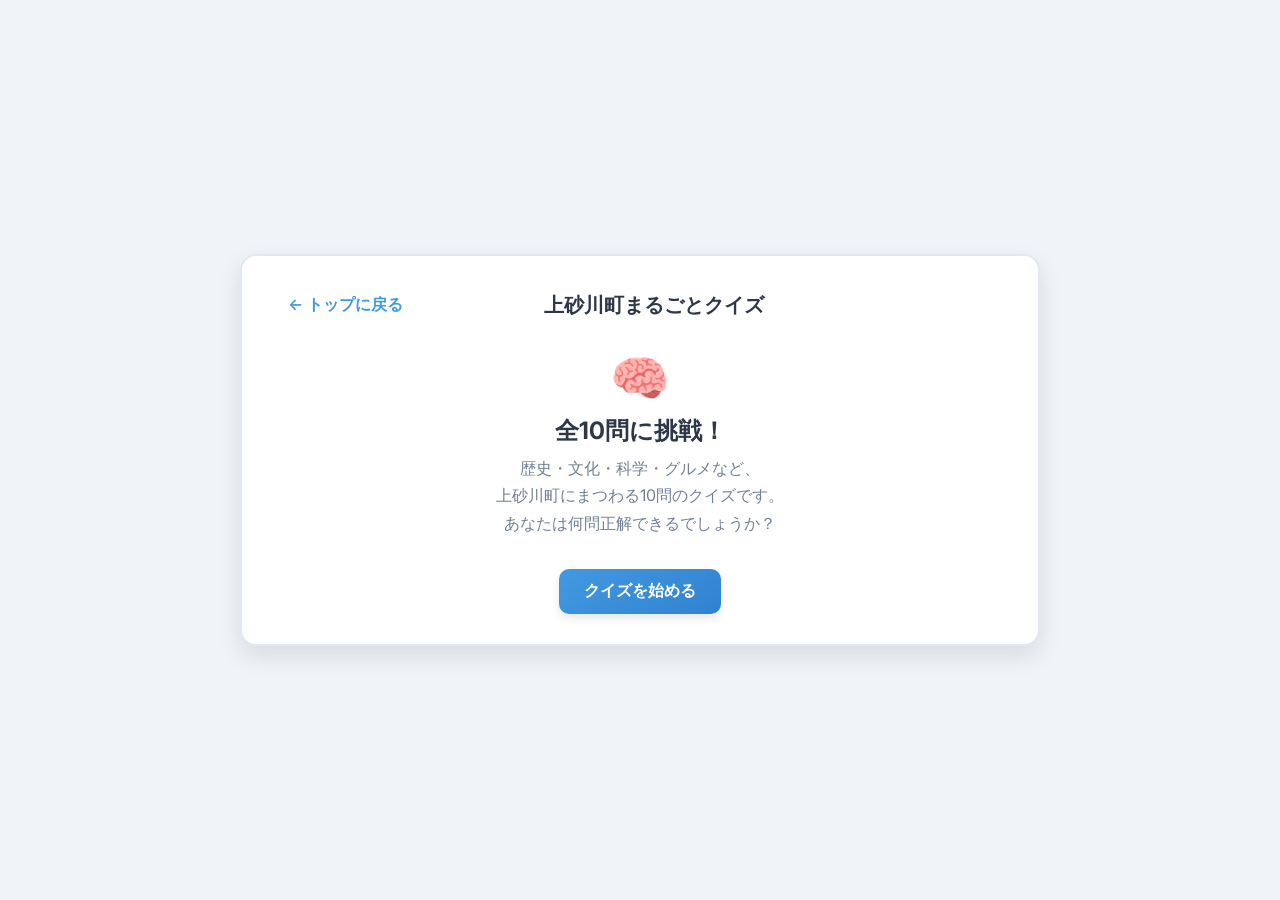
<file: quiz.html>
<!DOCTYPE html>
<html lang="ja">
<head>
  <meta charset="UTF-8">
  <meta name="viewport" content="width=device-width, initial-scale=1.0">
  <title>クイズに挑戦 | 上砂川町まるごとクイズ 2025</title>
  <link href="https://fonts.googleapis.com/css2?family=Inter:wght@400;600;700&display=swap" rel="stylesheet">
  <link rel="stylesheet" href="css/style.css">
</head>
<body>
  <div class="quiz-container">

    <!-- ヘッダー -->
    <div style="display: flex; align-items: center; justify-content: space-between; margin-bottom: 1.5rem;">
      <a href="index.html" class="btn btn-back">← トップに戻る</a>
      <h1 style="font-size: 1.25rem; font-weight: 700; color: #2d3748;">上砂川町まるごとクイズ</h1>
      <div style="width: 120px;"></div>
    </div>

    <!-- イントロ -->
    <div id="intro-section">
      <div style="text-align: center; margin-bottom: 1.5rem;">
        <p style="font-size: 3rem; margin-bottom: 0.5rem;">🧠</p>
        <h2 style="font-size: 1.5rem; font-weight: 700; color: #2d3748; margin-bottom: 0.5rem;">全10問に挑戦！</h2>
        <p style="color: #718096; line-height: 1.7;">
          歴史・文化・科学・グルメなど、<br>
          上砂川町にまつわる10問のクイズです。<br>
          あなたは何問正解できるでしょうか？
        </p>
      </div>
      <div class="button-group">
        <button type="button" id="startButton" class="btn btn-primary">クイズを始める</button>
      </div>
    </div>

    <!-- クイズフォーム -->
    <form id="quizForm" style="display: none;">
      <div class="progress-bar">
        <div id="progressFill" class="progress-fill" style="width: 0%"></div>
      </div>
      <div id="questionCounter" class="question-counter"></div>

      <!-- 問題はJSで動的に生成 -->
      <div id="questions-container"></div>

      <div class="button-group">
        <button type="button" id="prevButton" class="btn btn-secondary" style="display: none;">前へ</button>
        <button type="button" id="nextButton" class="btn btn-primary">次へ</button>
        <button type="button" id="submitButton" class="btn btn-primary" style="display: none;">結果を見る</button>
      </div>
    </form>

    <!-- 結果 -->
    <div id="results" class="results-section" style="display: none;">
      <h3>🎉 クイズ結果</h3>
      <div id="scoreDisplay" class="score-display"></div>
      <div id="feedbackArea"></div>

      <div class="results-outro">
        <p><strong>お疲れ様でした！</strong></p>
        <p>このクイズを通して、上砂川町の歴史や文化の一端に触れていただけたなら幸いです。</p>
        <p>機会があれば、ぜひ実際に上砂川町を訪れて、その魅力を肌で感じてみてください。</p>
      </div>

      <div class="button-group">
        <button type="button" id="resetButton" class="btn btn-secondary">もう一度挑戦する</button>
        <a href="index.html" class="btn btn-primary">トップに戻る</a>
      </div>
    </div>

  </div>

  <script src="js/quiz.js"></script>
</body>
</html>
</file>
<file: css/style.css>
/* ===================================
   上砂川町まるごとクイズ 2025
   共通スタイル
   =================================== */

/* --- Base --- */
* {
  margin: 0;
  padding: 0;
  box-sizing: border-box;
}

body {
  font-family: 'Inter', 'Hiragino Sans', 'Meiryo', sans-serif;
  background-color: #f0f4f8;
  display: flex;
  justify-content: center;
  align-items: center;
  min-height: 100vh;
  padding: 20px;
}

/* --- Container --- */
.page-container {
  background-color: #ffffff;
  border-radius: 16px;
  box-shadow: 0 10px 25px rgba(0, 0, 0, 0.1);
  padding: 30px;
  max-width: 800px;
  width: 100%;
  border: 2px solid #e2e8f0;
}

.quiz-container {
  background-color: #ffffff;
  border-radius: 16px;
  box-shadow: 0 10px 25px rgba(0, 0, 0, 0.1);
  padding: 30px;
  max-width: 800px;
  width: 100%;
  overflow-y: auto;
  max-height: 90vh;
  border: 2px solid #e2e8f0;
}

/* --- Typography --- */
.page-title {
  font-size: 1.875rem;
  font-weight: 700;
  text-align: center;
  color: #1a202c;
  margin-bottom: 0.5rem;
}

.page-subtitle {
  text-align: center;
  color: #718096;
  font-size: 0.95rem;
  margin-bottom: 2rem;
}

.section-title {
  font-size: 1.25rem;
  font-weight: 600;
  color: #2d3748;
  margin-bottom: 1rem;
  padding-bottom: 0.5rem;
  border-bottom: 2px solid #4299e1;
  display: inline-block;
}

/* --- Top Page: Menu Cards --- */
.menu-grid {
  display: grid;
  grid-template-columns: 1fr;
  gap: 16px;
  margin-bottom: 2rem;
}

.menu-card {
  display: flex;
  align-items: center;
  padding: 20px;
  border-radius: 12px;
  text-decoration: none;
  color: #2d3748;
  transition: transform 0.2s ease, box-shadow 0.2s ease;
  border: 1px solid #e2e8f0;
}

.menu-card:hover {
  transform: translateY(-3px);
  box-shadow: 0 8px 20px rgba(0, 0, 0, 0.12);
}

.menu-card-icon {
  font-size: 2.5rem;
  margin-right: 16px;
  flex-shrink: 0;
  width: 60px;
  height: 60px;
  display: flex;
  align-items: center;
  justify-content: center;
  border-radius: 12px;
}

.menu-card-content h3 {
  font-size: 1.1rem;
  font-weight: 600;
  margin-bottom: 4px;
}

.menu-card-content p {
  font-size: 0.85rem;
  color: #718096;
  line-height: 1.4;
}

/* Card color variations */
.menu-card--quiz {
  background: linear-gradient(135deg, #ebf8ff, #bee3f8);
  border-color: #90cdf4;
}
.menu-card--quiz .menu-card-icon {
  background-color: #3182ce;
  color: #fff;
}

.menu-card--furusato {
  background: linear-gradient(135deg, #f0fff4, #c6f6d5);
  border-color: #9ae6b4;
}
.menu-card--furusato .menu-card-icon {
  background-color: #38a169;
  color: #fff;
}

.menu-card--note {
  background: linear-gradient(135deg, #fffbeb, #fef3c7);
  border-color: #fcd34d;
}
.menu-card--note .menu-card-icon {
  background-color: #d69e2e;
  color: #fff;
}

/* --- Top Page: Intro Image --- */
.intro-image {
  width: 100%;
  max-height: 300px;
  object-fit: cover;
  border-radius: 12px;
  margin-bottom: 1.5rem;
}

/* --- Top Page: Footer --- */
.page-footer {
  text-align: center;
  padding-top: 1.5rem;
  border-top: 1px solid #e2e8f0;
  margin-top: 2rem;
}

.page-footer p {
  font-size: 0.8rem;
  color: #a0aec0;
}

/* --- Quiz Page --- */
.question-section {
  margin-bottom: 25px;
  padding-bottom: 20px;
  border-bottom: 1px dashed #cbd5e0;
}

.question-section:last-of-type {
  border-bottom: none;
  margin-bottom: 0;
  padding-bottom: 0;
}

.question-title {
  font-size: 1.25rem;
  font-weight: 600;
  color: #2d3748;
  margin-bottom: 15px;
  line-height: 1.6;
}

.question-category {
  display: inline-block;
  font-size: 0.75rem;
  font-weight: 600;
  color: #4299e1;
  background-color: #ebf8ff;
  padding: 2px 10px;
  border-radius: 20px;
  margin-bottom: 10px;
}

.option-label {
  display: flex;
  align-items: center;
  margin-bottom: 10px;
  cursor: pointer;
  padding: 12px 15px;
  border-radius: 8px;
  transition: background-color 0.2s ease-in-out;
  background-color: #f7fafc;
  border: 1px solid #e2e8f0;
  font-size: 1rem;
}

.option-label:hover {
  background-color: #edf2f7;
  border-color: #cbd5e0;
}

input[type="radio"] {
  margin-right: 10px;
  accent-color: #4299e1;
  transform: scale(1.2);
}

/* --- Progress Bar --- */
.progress-bar {
  width: 100%;
  height: 6px;
  background-color: #e2e8f0;
  border-radius: 3px;
  margin-bottom: 10px;
  overflow: hidden;
}

.progress-fill {
  height: 100%;
  background: linear-gradient(90deg, #4299e1, #3182ce);
  transition: width 0.3s ease;
}

.question-counter {
  text-align: center;
  color: #718096;
  font-size: 0.9rem;
  font-weight: 600;
  margin-bottom: 20px;
}

/* --- Buttons --- */
.btn {
  display: inline-flex;
  align-items: center;
  justify-content: center;
  padding: 12px 25px;
  font-size: 1rem;
  font-weight: 700;
  border-radius: 10px;
  cursor: pointer;
  transition: background-color 0.3s ease, transform 0.1s ease, box-shadow 0.3s ease;
  box-shadow: 0 4px 10px rgba(0, 0, 0, 0.1);
  border: none;
  text-decoration: none;
}

.btn-primary {
  background: linear-gradient(145deg, #4299e1, #3182ce);
  color: #ffffff;
}

.btn-primary:hover {
  background: linear-gradient(145deg, #3182ce, #2c5282);
  transform: translateY(-2px);
  box-shadow: 0 6px 15px rgba(0, 0, 0, 0.2);
}

.btn-primary:active {
  transform: translateY(0);
  box-shadow: 0 2px 5px rgba(0, 0, 0, 0.1);
}

.btn-secondary {
  background-color: #a0aec0;
  color: #ffffff;
}

.btn-secondary:hover {
  background-color: #718096;
  transform: translateY(-2px);
  box-shadow: 0 6px 15px rgba(0, 0, 0, 0.2);
}

.btn-secondary:active {
  transform: translateY(0);
  box-shadow: 0 2px 5px rgba(0, 0, 0, 0.1);
}

.btn-back {
  background-color: transparent;
  color: #4299e1;
  box-shadow: none;
  font-weight: 600;
  padding: 8px 16px;
}

.btn-back:hover {
  background-color: #ebf8ff;
  box-shadow: none;
  transform: none;
}

.button-group {
  display: flex;
  justify-content: center;
  gap: 15px;
  margin-top: 2rem;
}

/* --- Results --- */
.results-section {
  background-color: #f0fff4;
  border: 1px solid #38a169;
  border-radius: 12px;
  padding: 25px;
  margin-top: 30px;
}

.results-section h3 {
  font-size: 1.5rem;
  font-weight: 700;
  color: #2f855a;
  margin-bottom: 15px;
  text-align: center;
}

.score-display {
  font-size: 2.25rem;
  font-weight: 700;
  color: #2f855a;
  text-align: center;
  margin-bottom: 20px;
}

.answer-feedback {
  margin-bottom: 10px;
  padding: 10px 14px;
  border-radius: 6px;
  font-size: 0.95rem;
  display: flex;
  align-items: flex-start;
  line-height: 1.5;
}

.answer-feedback.correct {
  background-color: #d1fae5;
  color: #065f46;
  border: 1px solid #34d399;
}

.answer-feedback.incorrect {
  background-color: #fee2e2;
  color: #991b1b;
  border: 1px solid #f87171;
}

.feedback-icon {
  margin-right: 8px;
  font-size: 1.2em;
  line-height: 1;
  flex-shrink: 0;
}

.explanation-text {
  font-size: 0.85rem;
  color: #6b7280;
  margin-top: 4px;
}

.results-outro {
  margin-top: 1.5rem;
  padding: 1rem;
  background-color: #e0f2fe;
  border: 1px solid #60a5fa;
  border-radius: 8px;
  color: #1e40af;
  line-height: 1.7;
}

/* --- Responsive --- */
@media (max-width: 768px) {
  .page-container,
  .quiz-container {
    padding: 20px;
  }

  .page-title {
    font-size: 1.5rem;
  }

  .question-title {
    font-size: 1.1rem;
  }

  .option-label {
    padding: 10px 12px;
    font-size: 0.95rem;
  }

  .button-group {
    flex-direction: column;
    align-items: center;
  }

  .btn {
    width: 100%;
  }

  .menu-card {
    padding: 16px;
  }

  .menu-card-icon {
    font-size: 2rem;
    width: 50px;
    height: 50px;
  }
}
</file>
